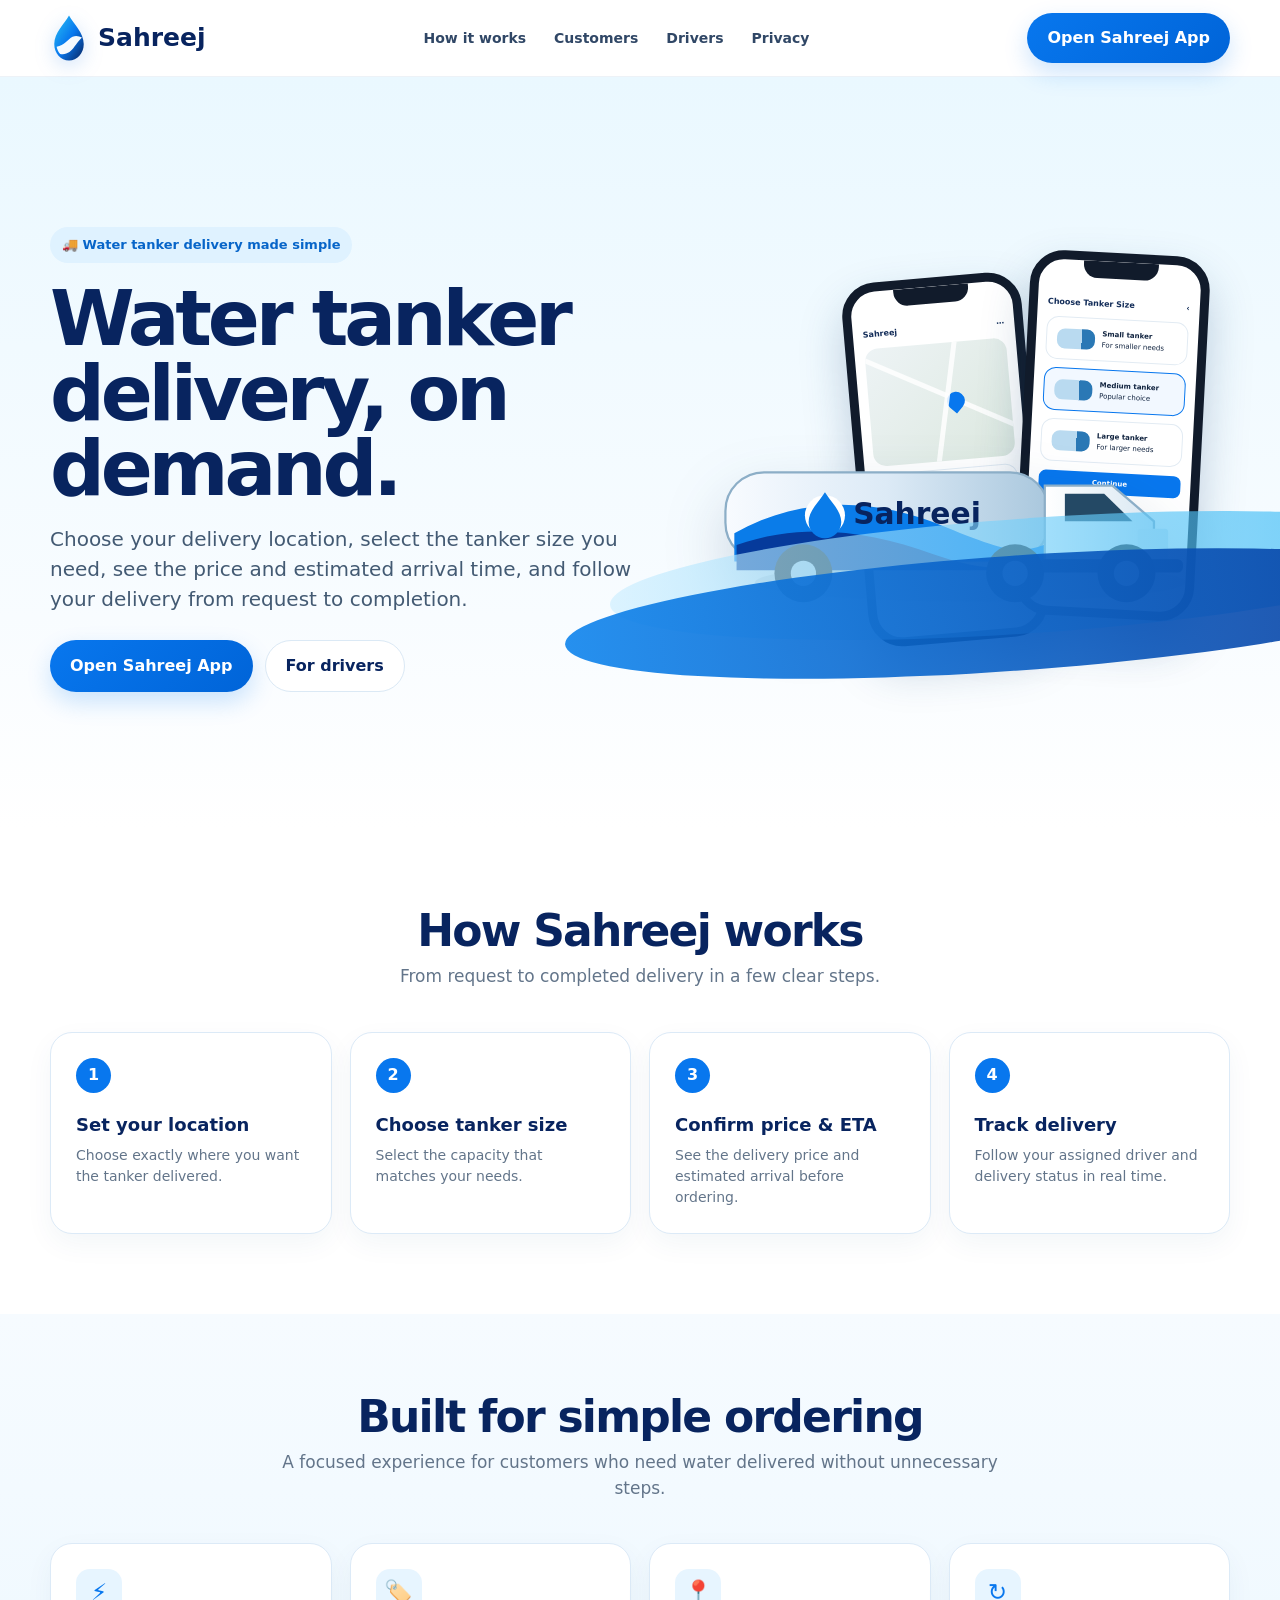
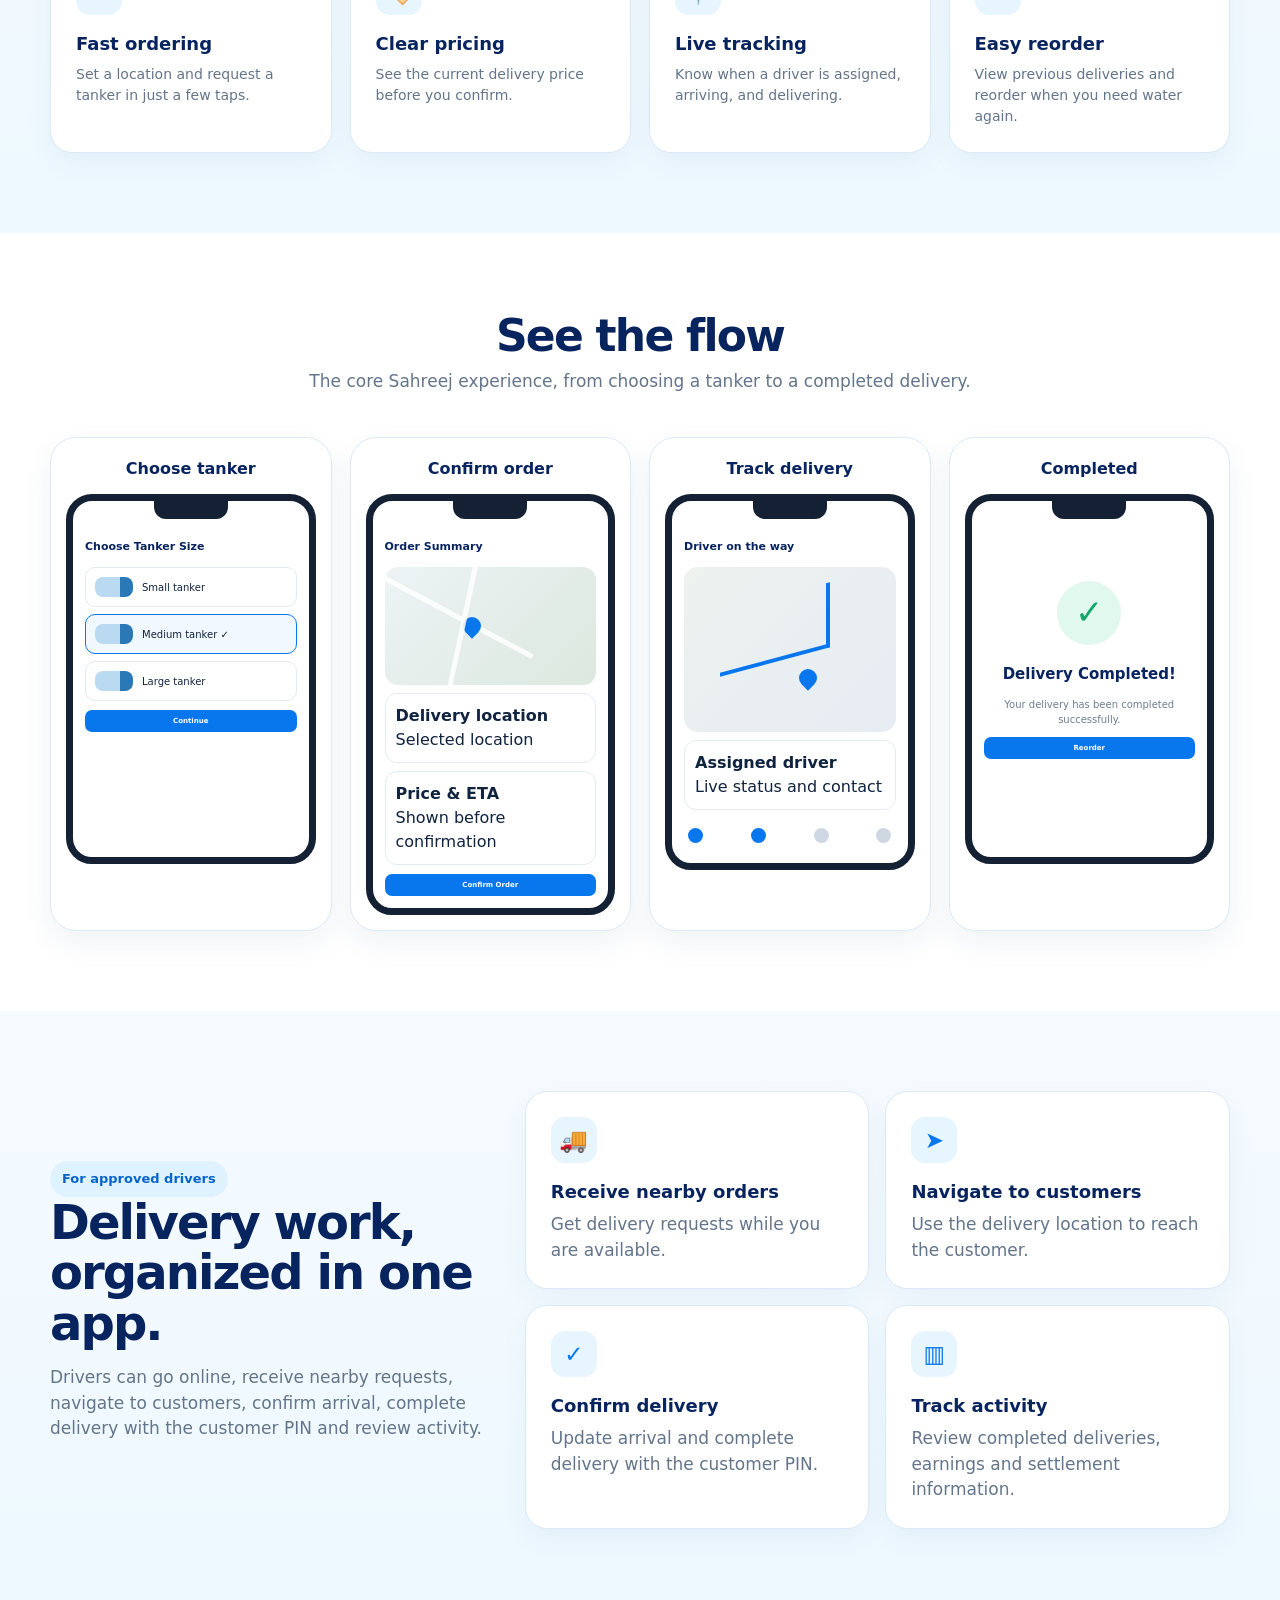
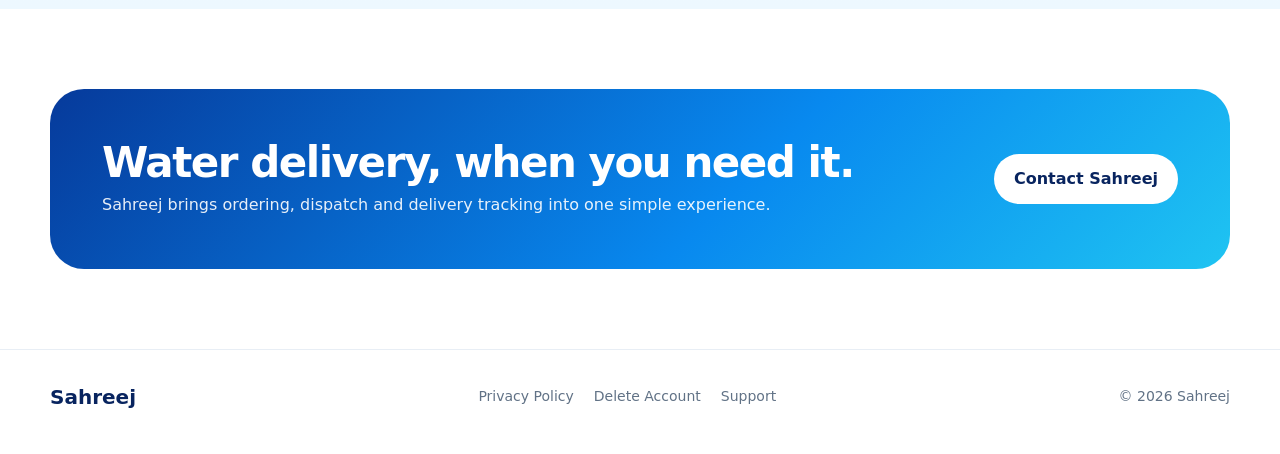
<file: index.html>
<!doctype html>
<html lang="en">
<head>
<meta charset="utf-8">
<meta name="viewport" content="width=device-width,initial-scale=1">
<meta name="theme-color" content="#0877ee">
<title>Sahreej — Water tanker delivery, on demand</title>
<meta name="description" content="Sahreej makes water tanker delivery simple: choose your location, select a tanker, see the price and ETA, track the driver and reorder anytime.">
<style>
:root{
  --navy:#08245f;--blue:#0877ee;--cyan:#23b9f2;--pale:#eef8ff;--ink:#10233f;
  --muted:#63758a;--line:#dceaf7;--white:#fff;--green:#16a56b;
}
*{box-sizing:border-box}
html{scroll-behavior:smooth}
body{margin:0;font-family:Inter,ui-sans-serif,system-ui,-apple-system,BlinkMacSystemFont,"Segoe UI",sans-serif;color:var(--ink);background:#fff;line-height:1.5}
a{text-decoration:none;color:inherit}
.wrap{width:min(1180px,calc(100% - 40px));margin:auto}
header{position:sticky;top:0;z-index:20;background:rgba(255,255,255,.94);backdrop-filter:blur(14px);border-bottom:1px solid #edf2f7}
.nav{height:76px;display:flex;align-items:center;justify-content:space-between;gap:24px}
.brand{display:flex;align-items:center;gap:10px;font-weight:900;font-size:25px;color:var(--navy)}
.drop{width:38px;height:46px;filter:drop-shadow(0 5px 10px rgba(0,100,220,.18))}
.links{display:flex;gap:28px;font-weight:700;font-size:14px;color:#304766}
.links a:hover{color:var(--blue)}
.btn{display:inline-flex;align-items:center;justify-content:center;padding:13px 20px;border-radius:999px;background:linear-gradient(135deg,var(--blue),#0064d8);color:#fff;font-weight:800;box-shadow:0 10px 24px rgba(0,119,238,.2)}
.hero{overflow:hidden;background:linear-gradient(180deg,#eaf8ff 0,#f8fcff 72%,#fff 100%)}
.hero-in{min-height:590px;display:grid;grid-template-columns:1.02fr .98fr;align-items:center;gap:28px;padding:70px 0 56px}
.eyebrow{display:inline-flex;gap:8px;align-items:center;padding:8px 12px;border-radius:999px;background:#dff2ff;color:#0765c9;font-weight:800;font-size:13px}
h1{font-size:clamp(48px,6vw,82px);line-height:.98;letter-spacing:-.055em;margin:18px 0;color:var(--navy);max-width:760px}
.hero p{font-size:20px;color:#435a73;max-width:650px;margin:0 0 26px}
.hero-actions{display:flex;gap:12px;flex-wrap:wrap}
.btn.secondary{background:#fff;color:var(--navy);border:1px solid #dbe9f5;box-shadow:none}
.hero-art{position:relative;min-height:430px}
.wave{position:absolute;left:-10%;right:-40%;height:115px;border-radius:50%;transform:rotate(-4deg);background:linear-gradient(90deg,#cceeff,#19aff3);opacity:.65}
.wave.w1{bottom:42px}.wave.w2{bottom:4px;left:-18%;background:linear-gradient(90deg,#0e84ed,#063a9b);opacity:.9}
.truck{position:absolute;right:0;bottom:58px;width:min(620px,100%);filter:drop-shadow(0 26px 30px rgba(15,56,99,.18))}
.phone{position:absolute;width:180px;height:365px;border:9px solid #111b2b;border-radius:34px;background:white;box-shadow:0 22px 45px rgba(26,73,120,.26);overflow:hidden}
.phone.one{right:28px;top:8px;transform:rotate(3deg)}
.phone.two{right:195px;top:32px;transform:rotate(-5deg)}
.notch{width:75px;height:17px;background:#111b2b;border-radius:0 0 14px 14px;margin:auto}
.screen{padding:12px 10px;font-size:8px}
.mini-head{display:flex;justify-content:space-between;align-items:center;font-weight:900;color:#132d59;margin:8px 0}
.fake-map{height:118px;background:linear-gradient(135deg,#edf3f5,#dce8df);border-radius:13px;position:relative;overflow:hidden}
.fake-map:before,.fake-map:after{content:"";position:absolute;background:white;opacity:.85}
.fake-map:before{width:180px;height:5px;transform:rotate(28deg);left:-22px;top:45px}
.fake-map:after{width:5px;height:150px;transform:rotate(12deg);left:74px;top:-10px}
.pin{position:absolute;width:18px;height:18px;background:var(--blue);border-radius:50% 50% 50% 0;transform:rotate(-45deg);left:78px;top:50px}
.card-ui{border:1px solid #e2ebf3;border-radius:12px;padding:10px;margin:8px 0;background:#fff}
.row-ui{display:flex;align-items:center;gap:7px;font-size:7px}
.tiny-truck{width:38px;height:20px;border-radius:8px;background:linear-gradient(90deg,#b9daf0 65%,#2a78b5 65%)}
.bar{height:22px;border-radius:7px;background:var(--blue);color:white;display:flex;align-items:center;justify-content:center;margin-top:9px;font-size:7px;font-weight:800}
section{padding:80px 0}
.section-head{text-align:center;max-width:760px;margin:0 auto 42px}
.section-head h2{font-size:44px;line-height:1.05;letter-spacing:-.04em;color:var(--navy);margin:0 0 10px}
.section-head p{color:var(--muted);font-size:17px;margin:0}
.steps{display:grid;grid-template-columns:repeat(4,1fr);gap:18px}
.step,.benefit,.driver-card{padding:25px;border:1px solid var(--line);border-radius:22px;background:#fff;box-shadow:0 10px 28px rgba(24,71,111,.05)}
.num{width:35px;height:35px;border-radius:50%;background:var(--blue);color:#fff;font-weight:900;display:grid;place-items:center;margin-bottom:18px}
.step h3,.benefit h3,.driver-card h3{margin:0 0 7px;color:var(--navy);font-size:18px}
.step p,.benefit p,.driver-card p{margin:0;color:var(--muted);font-size:14px}
.soft{background:linear-gradient(180deg,#f6fbff,#edf8ff)}
.benefits{display:grid;grid-template-columns:repeat(4,1fr);gap:18px}
.icon{width:46px;height:46px;border-radius:14px;background:#e7f5ff;color:var(--blue);display:grid;place-items:center;font-size:23px;margin-bottom:15px}
.app-grid{display:grid;grid-template-columns:repeat(4,1fr);gap:18px}
.app-card{background:#fff;border:1px solid var(--line);border-radius:26px;padding:15px;box-shadow:0 12px 30px rgba(29,78,119,.07)}
.mock-title{text-align:center;font-weight:900;color:var(--navy);margin:4px 0 13px}
.mock{border:7px solid #142033;border-radius:26px;background:white;min-height:370px;overflow:hidden}
.mock .top{height:18px;background:#142033;width:74px;border-radius:0 0 12px 12px;margin:auto}
.mock .inside{padding:12px}
.status{font-size:11px;font-weight:900;color:var(--navy);margin:8px 0 12px}
.choice{border:1px solid #e2e9f0;border-radius:10px;padding:9px;margin:7px 0;display:flex;align-items:center;gap:9px;font-size:10px}
.choice.active{border-color:var(--blue);background:#f2f8ff}
.route{height:165px;border-radius:14px;background:linear-gradient(135deg,#edf2ef,#e6ecf3);position:relative}
.route-line{position:absolute;width:110px;height:65px;border-right:4px solid var(--blue);border-bottom:4px solid var(--blue);left:36px;top:30px;transform:skewY(-15deg)}
.progress{display:flex;justify-content:space-between;margin:18px 4px 8px}
.dot{width:15px;height:15px;border-radius:50%;background:#ced8e2}.dot.on{background:var(--blue)}
.success{width:64px;height:64px;border-radius:50%;background:#e1f8ee;color:var(--green);display:grid;place-items:center;font-size:34px;margin:50px auto 18px;font-weight:900}
.driver{display:grid;grid-template-columns:1fr 1.6fr;gap:34px;align-items:center}
.driver h2{font-size:48px;line-height:1.05;letter-spacing:-.04em;color:var(--navy);margin:0 0 14px}
.driver p{font-size:17px;color:var(--muted)}
.driver-grid{display:grid;grid-template-columns:repeat(2,1fr);gap:16px}
.cta{margin:80px auto;border-radius:34px;padding:52px;background:linear-gradient(135deg,#063a9b,#0889ef 58%,#1fc4f2);color:white;display:flex;justify-content:space-between;gap:30px;align-items:center}
.cta h2{font-size:42px;line-height:1.05;letter-spacing:-.035em;margin:0 0 8px}
.cta p{margin:0;opacity:.9}
.cta .btn{background:white;color:var(--navy);box-shadow:none}
footer{border-top:1px solid #e8eef5;padding:32px 0 42px}
.foot{display:flex;justify-content:space-between;gap:24px;align-items:center;flex-wrap:wrap;color:#617286;font-size:14px}
.foot-links{display:flex;gap:20px;flex-wrap:wrap}
.foot-links a:hover{color:var(--blue)}
@media(max-width:900px){
  .links{display:none}.hero-in{grid-template-columns:1fr;padding-top:46px}.hero-art{min-height:400px}
  .steps,.benefits,.app-grid{grid-template-columns:repeat(2,1fr)}.driver{grid-template-columns:1fr}
}
@media(max-width:560px){
  .wrap{width:min(100% - 26px,1180px)}.nav{height:66px}.brand{font-size:22px}
  .hero-in{padding:38px 0 28px}.hero p{font-size:17px}.hero-art{min-height:330px}
  .phone{width:130px;height:270px}.phone.one{right:8px}.phone.two{right:120px}.truck{bottom:36px}
  section{padding:58px 0}.section-head h2{font-size:35px}.steps,.benefits,.app-grid,.driver-grid{grid-template-columns:1fr}
  .cta{margin:58px auto;padding:34px 26px;flex-direction:column;align-items:flex-start}.cta h2{font-size:34px}
  .driver h2{font-size:38px}
}
</style>
</head>
<body>
<header>
  <div class="wrap nav">
    <a class="brand" href="#">
      <svg class="drop" viewBox="0 0 64 78" aria-hidden="true"><defs><linearGradient id="g" x1="0" y1="0" x2="1" y2="1"><stop stop-color="#29c4f4"/><stop offset=".52" stop-color="#0877ee"/><stop offset="1" stop-color="#08245f"/></linearGradient></defs><path fill="url(#g)" d="M32 1C24 15 7 31 7 49c0 16 11 28 25 28s25-12 25-28C57 31 40 15 32 1Z"/><path d="M11 54c13-2 19-13 27-17 6-3 11-1 16 1-5 5-9 10-13 16-5 8-13 14-24 12-3-3-5-7-6-12Z" fill="#fff" opacity=".96"/></svg>
      Sahreej
    </a>
    <nav class="links">
      <a href="#how">How it works</a><a href="#customers">Customers</a><a href="#drivers">Drivers</a><a href="./privacy.html">Privacy</a>
    </nav>
    <a class="btn" href="./app/">Open Sahreej App</a>
  </div>
</header>

<main>
<section class="hero">
  <div class="wrap hero-in">
    <div>
      <span class="eyebrow">🚚 Water tanker delivery made simple</span>
      <h1>Water tanker delivery, on demand.</h1>
      <p>Choose your delivery location, select the tanker size you need, see the price and estimated arrival time, and follow your delivery from request to completion.</p>
      <div class="hero-actions">
        <a class="btn" href="./app/">Open Sahreej App</a>
        <a class="btn secondary" href="#drivers">For drivers</a>
      </div>
    </div>

    <div class="hero-art" aria-label="Sahreej app preview">
      <div class="phone two">
        <div class="notch"></div>
        <div class="screen">
          <div class="mini-head"><span>Sahreej</span><span>⋯</span></div>
          <div class="fake-map"><span class="pin"></span></div>
          <div class="card-ui"><strong>Set delivery location</strong><br><span style="color:#708399">Choose where the tanker should come</span></div>
          <div class="bar">Continue</div>
        </div>
      </div>
      <div class="phone one">
        <div class="notch"></div>
        <div class="screen">
          <div class="mini-head"><span>Choose Tanker Size</span><span>‹</span></div>
          <div class="card-ui row-ui"><span class="tiny-truck"></span><span><b>Small tanker</b><br>For smaller needs</span></div>
          <div class="card-ui row-ui" style="border-color:#0877ee;background:#f2f8ff"><span class="tiny-truck"></span><span><b>Medium tanker</b><br>Popular choice</span></div>
          <div class="card-ui row-ui"><span class="tiny-truck"></span><span><b>Large tanker</b><br>For larger needs</span></div>
          <div class="bar">Continue</div>
        </div>
      </div>

      <svg class="truck" viewBox="0 0 760 330" role="img" aria-label="Water tanker truck">
        <defs>
          <linearGradient id="tank" x1="0" x2="1"><stop stop-color="#f8fbff"/><stop offset=".5" stop-color="#dceaf6"/><stop offset="1" stop-color="#a9c7dd"/></linearGradient>
          <linearGradient id="cab" x1="0" x2="1"><stop stop-color="#fff"/><stop offset="1" stop-color="#d8e7f2"/></linearGradient>
        </defs>
        <ellipse cx="410" cy="283" rx="290" ry="26" fill="#4d6b85" opacity=".18"/>
        <rect x="80" y="135" width="435" height="120" rx="52" fill="url(#tank)" stroke="#8caec7" stroke-width="3"/>
        <path d="M92 217c95-52 190-47 285-8s101 34 138 22v24H92Z" fill="#0a7ce9"/>
        <path d="M95 233c90-31 176-19 264 12 71 25 111 22 156 6v16H95Z" fill="#063a9b"/>
        <g fill="#fff"><circle cx="214" cy="193" r="27"/><path d="M214 162c-8 13-22 25-22 40 0 12 10 22 22 22s22-10 22-22c0-15-14-27-22-40Z" fill="#0a7ce9"/></g>
        <text x="252" y="205" font-size="40" font-weight="900" fill="#08245f">Sahreej</text>
        <path d="M510 153h91l56 48v62H510Z" fill="url(#cab)" stroke="#8caec7" stroke-width="3"/>
        <path d="M537 164h53l38 37h-91Z" fill="#244965"/>
        <rect x="635" y="211" width="41" height="45" rx="4" fill="#d5e5f0"/>
        <rect x="503" y="252" width="193" height="18" rx="7" fill="#263b4f"/>
        <g fill="#1a2937"><circle cx="185" cy="271" r="39"/><circle cx="470" cy="271" r="39"/><circle cx="620" cy="271" r="39"/></g>
        <g fill="#b9cfdf"><circle cx="185" cy="271" r="17"/><circle cx="470" cy="271" r="17"/><circle cx="620" cy="271" r="17"/></g>
      </svg>
      <div class="wave w1"></div><div class="wave w2"></div>
    </div>
  </div>
</section>

<section id="how">
  <div class="wrap">
    <div class="section-head"><h2>How Sahreej works</h2><p>From request to completed delivery in a few clear steps.</p></div>
    <div class="steps">
      <article class="step"><div class="num">1</div><h3>Set your location</h3><p>Choose exactly where you want the tanker delivered.</p></article>
      <article class="step"><div class="num">2</div><h3>Choose tanker size</h3><p>Select the capacity that matches your needs.</p></article>
      <article class="step"><div class="num">3</div><h3>Confirm price & ETA</h3><p>See the delivery price and estimated arrival before ordering.</p></article>
      <article class="step"><div class="num">4</div><h3>Track delivery</h3><p>Follow your assigned driver and delivery status in real time.</p></article>
    </div>
  </div>
</section>

<section class="soft" id="customers">
  <div class="wrap">
    <div class="section-head"><h2>Built for simple ordering</h2><p>A focused experience for customers who need water delivered without unnecessary steps.</p></div>
    <div class="benefits">
      <article class="benefit"><div class="icon">⚡</div><h3>Fast ordering</h3><p>Set a location and request a tanker in just a few taps.</p></article>
      <article class="benefit"><div class="icon">🏷️</div><h3>Clear pricing</h3><p>See the current delivery price before you confirm.</p></article>
      <article class="benefit"><div class="icon">📍</div><h3>Live tracking</h3><p>Know when a driver is assigned, arriving, and delivering.</p></article>
      <article class="benefit"><div class="icon">↻</div><h3>Easy reorder</h3><p>View previous deliveries and reorder when you need water again.</p></article>
    </div>
  </div>
</section>

<section>
  <div class="wrap">
    <div class="section-head"><h2>See the flow</h2><p>The core Sahreej experience, from choosing a tanker to a completed delivery.</p></div>
    <div class="app-grid">
      <div class="app-card"><div class="mock-title">Choose tanker</div><div class="mock"><div class="top"></div><div class="inside"><div class="status">Choose Tanker Size</div><div class="choice"><span class="tiny-truck"></span><span>Small tanker</span></div><div class="choice active"><span class="tiny-truck"></span><span>Medium tanker ✓</span></div><div class="choice"><span class="tiny-truck"></span><span>Large tanker</span></div><div class="bar">Continue</div></div></div></div>
      <div class="app-card"><div class="mock-title">Confirm order</div><div class="mock"><div class="top"></div><div class="inside"><div class="status">Order Summary</div><div class="fake-map"><span class="pin"></span></div><div class="card-ui"><b>Delivery location</b><br>Selected location</div><div class="card-ui"><b>Price & ETA</b><br>Shown before confirmation</div><div class="bar">Confirm Order</div></div></div></div>
      <div class="app-card"><div class="mock-title">Track delivery</div><div class="mock"><div class="top"></div><div class="inside"><div class="status">Driver on the way</div><div class="route"><div class="route-line"></div><span class="pin" style="left:115px;top:102px"></span></div><div class="card-ui"><b>Assigned driver</b><br>Live status and contact</div><div class="progress"><span class="dot on"></span><span class="dot on"></span><span class="dot"></span><span class="dot"></span></div></div></div></div>
      <div class="app-card"><div class="mock-title">Completed</div><div class="mock"><div class="top"></div><div class="inside"><div class="success">✓</div><div class="status" style="text-align:center;font-size:15px">Delivery Completed!</div><p style="text-align:center;color:#6c7e91;font-size:10px">Your delivery has been completed successfully.</p><div class="bar">Reorder</div></div></div></div>
    </div>
  </div>
</section>

<section class="soft" id="drivers">
  <div class="wrap driver">
    <div>
      <span class="eyebrow">For approved drivers</span>
      <h2>Delivery work, organized in one app.</h2>
      <p>Drivers can go online, receive nearby requests, navigate to customers, confirm arrival, complete delivery with the customer PIN and review activity.</p>
    </div>
    <div class="driver-grid">
      <article class="driver-card"><div class="icon">🚚</div><h3>Receive nearby orders</h3><p>Get delivery requests while you are available.</p></article>
      <article class="driver-card"><div class="icon">➤</div><h3>Navigate to customers</h3><p>Use the delivery location to reach the customer.</p></article>
      <article class="driver-card"><div class="icon">✓</div><h3>Confirm delivery</h3><p>Update arrival and complete delivery with the customer PIN.</p></article>
      <article class="driver-card"><div class="icon">▥</div><h3>Track activity</h3><p>Review completed deliveries, earnings and settlement information.</p></article>
    </div>
  </div>
</section>

<div class="wrap cta">
  <div><h2>Water delivery, when you need it.</h2><p>Sahreej brings ordering, dispatch and delivery tracking into one simple experience.</p></div>
  <a class="btn" href="mailto:vertico.xyz@outlook.com">Contact Sahreej</a>
</div>
</main>

<footer>
  <div class="wrap foot">
    <div class="brand" style="font-size:20px">Sahreej</div>
    <div class="foot-links"><a href="./privacy.html">Privacy Policy</a><a href="./delete-account.html">Delete Account</a><a href="mailto:vertico.xyz@outlook.com">Support</a></div>
    <div>© 2026 Sahreej</div>
  </div>
</footer>
</body>
</html>
</file>
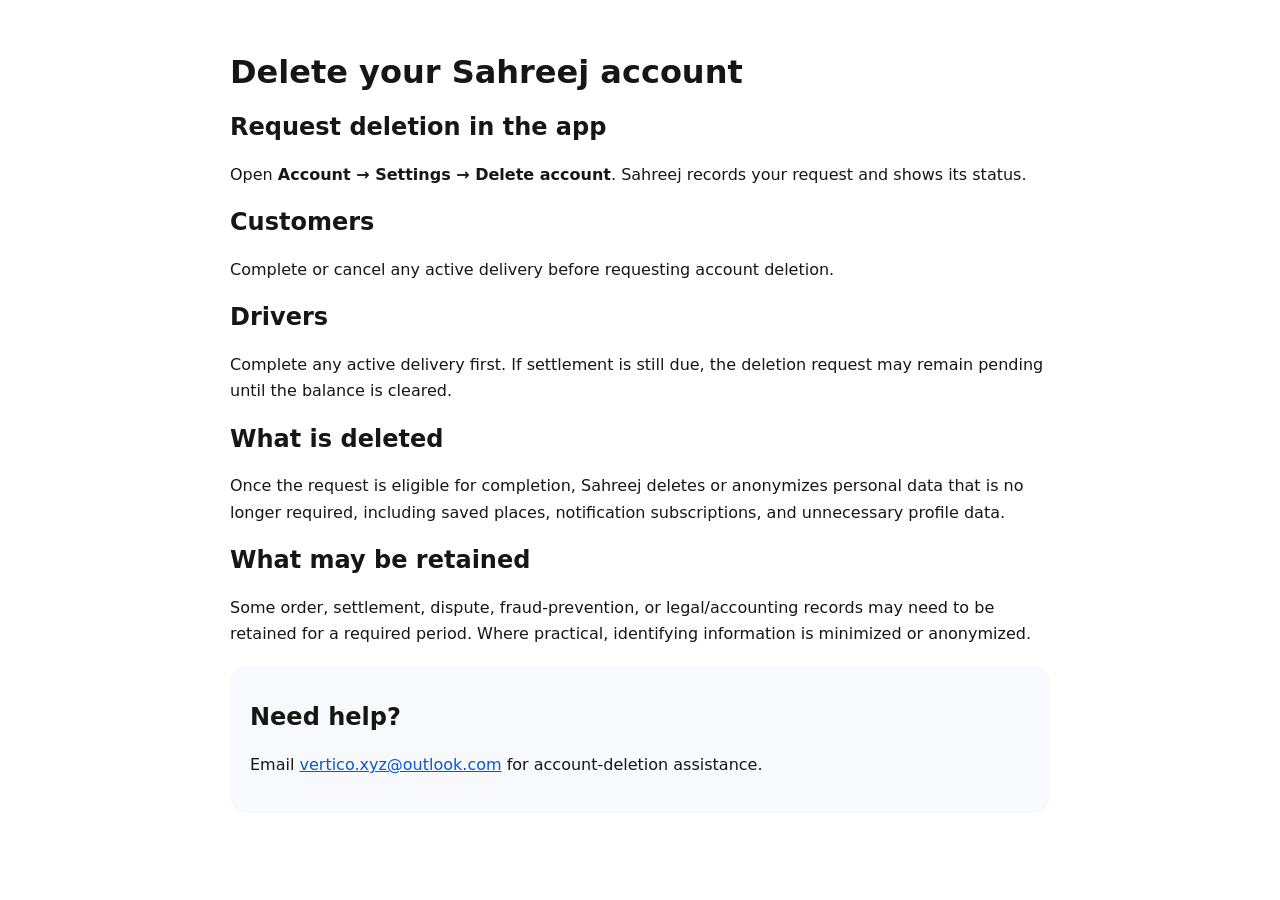
<file: delete-account.html>
<!doctype html>
<html lang="en">
<head>
<meta charset="utf-8">
<meta name="viewport" content="width=device-width,initial-scale=1">
<title>Delete Your Sahreej Account</title>
<style>
body{font-family:system-ui,-apple-system,BlinkMacSystemFont,"Segoe UI",sans-serif;max-width:820px;margin:0 auto;padding:32px 20px;line-height:1.65;color:#161616}
h1,h2{line-height:1.2}
a{color:#0b57d0}
.card{background:#f7f9fc;border-radius:16px;padding:18px 20px;margin:18px 0}
</style>
</head>
<body>
<h1>Delete your Sahreej account</h1>

<h2>Request deletion in the app</h2>
<p>Open <strong>Account → Settings → Delete account</strong>. Sahreej records your request and shows its status.</p>

<h2>Customers</h2>
<p>Complete or cancel any active delivery before requesting account deletion.</p>

<h2>Drivers</h2>
<p>Complete any active delivery first. If settlement is still due, the deletion request may remain pending until the balance is cleared.</p>

<h2>What is deleted</h2>
<p>Once the request is eligible for completion, Sahreej deletes or anonymizes personal data that is no longer required, including saved places, notification subscriptions, and unnecessary profile data.</p>

<h2>What may be retained</h2>
<p>Some order, settlement, dispute, fraud-prevention, or legal/accounting records may need to be retained for a required period. Where practical, identifying information is minimized or anonymized.</p>

<div class="card">
<h2>Need help?</h2>
<p>Email <a href="mailto:vertico.xyz@outlook.com">vertico.xyz@outlook.com</a> for account-deletion assistance.</p>
</div>
</body>
</html>
</file>
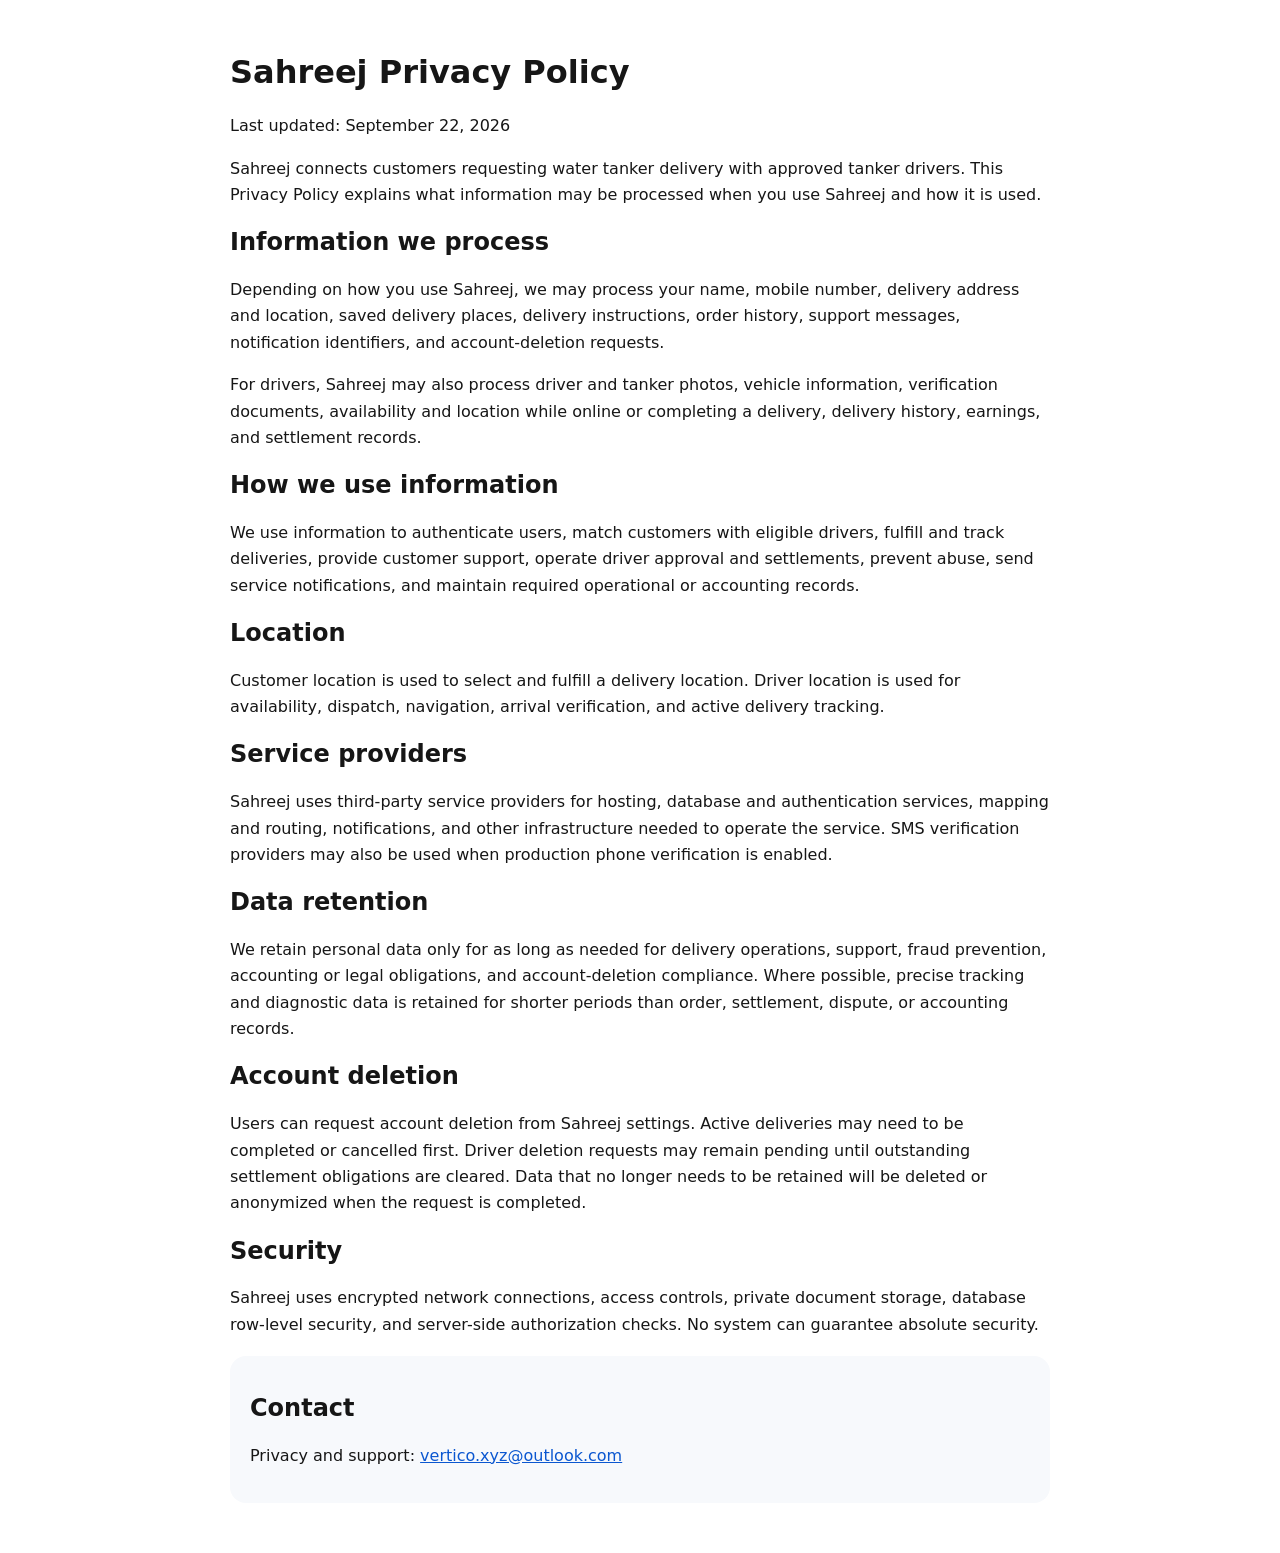
<file: privacy.html>
<!doctype html>
<html lang="en">
<head>
<meta charset="utf-8">
<meta name="viewport" content="width=device-width,initial-scale=1">
<title>Sahreej Privacy Policy</title>
<style>
body{font-family:system-ui,-apple-system,BlinkMacSystemFont,"Segoe UI",sans-serif;max-width:820px;margin:0 auto;padding:32px 20px;line-height:1.65;color:#161616}
h1,h2{line-height:1.2}
a{color:#0b57d0}
.card{background:#f7f9fc;border-radius:16px;padding:18px 20px;margin:18px 0}
</style>
</head>
<body>
<h1>Sahreej Privacy Policy</h1>
<p>Last updated: September 22, 2026</p>

<p>Sahreej connects customers requesting water tanker delivery with approved tanker drivers. This Privacy Policy explains what information may be processed when you use Sahreej and how it is used.</p>

<h2>Information we process</h2>
<p>Depending on how you use Sahreej, we may process your name, mobile number, delivery address and location, saved delivery places, delivery instructions, order history, support messages, notification identifiers, and account-deletion requests.</p>
<p>For drivers, Sahreej may also process driver and tanker photos, vehicle information, verification documents, availability and location while online or completing a delivery, delivery history, earnings, and settlement records.</p>

<h2>How we use information</h2>
<p>We use information to authenticate users, match customers with eligible drivers, fulfill and track deliveries, provide customer support, operate driver approval and settlements, prevent abuse, send service notifications, and maintain required operational or accounting records.</p>

<h2>Location</h2>
<p>Customer location is used to select and fulfill a delivery location. Driver location is used for availability, dispatch, navigation, arrival verification, and active delivery tracking.</p>

<h2>Service providers</h2>
<p>Sahreej uses third-party service providers for hosting, database and authentication services, mapping and routing, notifications, and other infrastructure needed to operate the service. SMS verification providers may also be used when production phone verification is enabled.</p>

<h2>Data retention</h2>
<p>We retain personal data only for as long as needed for delivery operations, support, fraud prevention, accounting or legal obligations, and account-deletion compliance. Where possible, precise tracking and diagnostic data is retained for shorter periods than order, settlement, dispute, or accounting records.</p>

<h2>Account deletion</h2>
<p>Users can request account deletion from Sahreej settings. Active deliveries may need to be completed or cancelled first. Driver deletion requests may remain pending until outstanding settlement obligations are cleared. Data that no longer needs to be retained will be deleted or anonymized when the request is completed.</p>

<h2>Security</h2>
<p>Sahreej uses encrypted network connections, access controls, private document storage, database row-level security, and server-side authorization checks. No system can guarantee absolute security.</p>

<div class="card">
<h2>Contact</h2>
<p>Privacy and support: <a href="mailto:vertico.xyz@outlook.com">vertico.xyz@outlook.com</a></p>
</div>
</body>
</html>
</file>
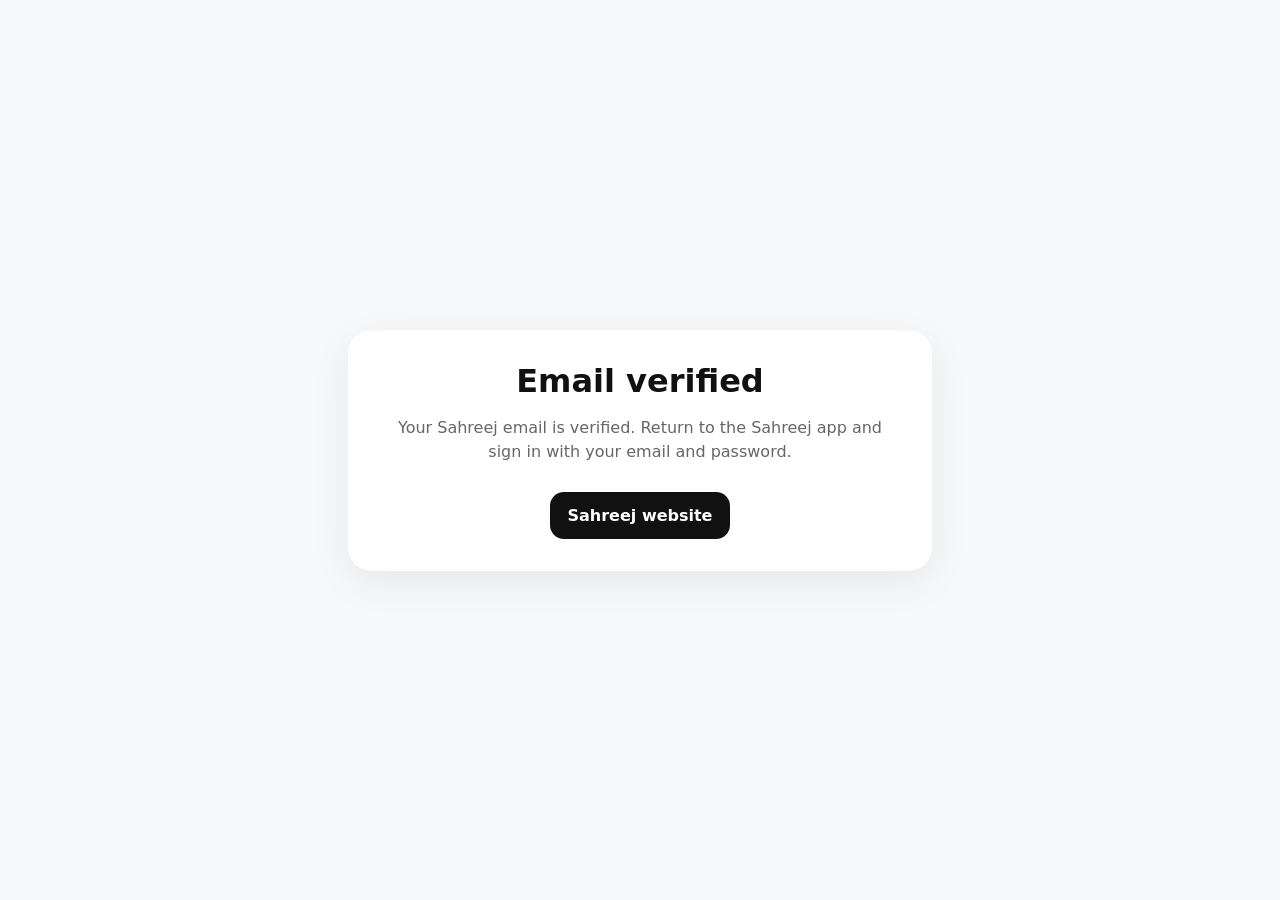
<file: verified.html>
<!doctype html>
<html lang="en">
<head>
<meta charset="utf-8">
<meta name="viewport" content="width=device-width,initial-scale=1">
<title>Sahreej — Email verified</title>
<style>
body{font-family:system-ui,-apple-system,Arial,sans-serif;margin:0;background:#f7f8fa;color:#111;display:grid;min-height:100vh;place-items:center}
main{max-width:520px;margin:24px;background:#fff;border-radius:24px;padding:32px;box-shadow:0 12px 40px #0001;text-align:center}
h1{margin:0 0 12px}p{color:#666;line-height:1.5}a{display:inline-block;margin-top:12px;background:#111;color:#fff;text-decoration:none;padding:14px 18px;border-radius:14px;font-weight:800}
</style>
</head>
<body><main><h1>Email verified</h1><p>Your Sahreej email is verified. Return to the Sahreej app and sign in with your email and password.</p><a href="./">Sahreej website</a></main></body>
</html>
</file>
